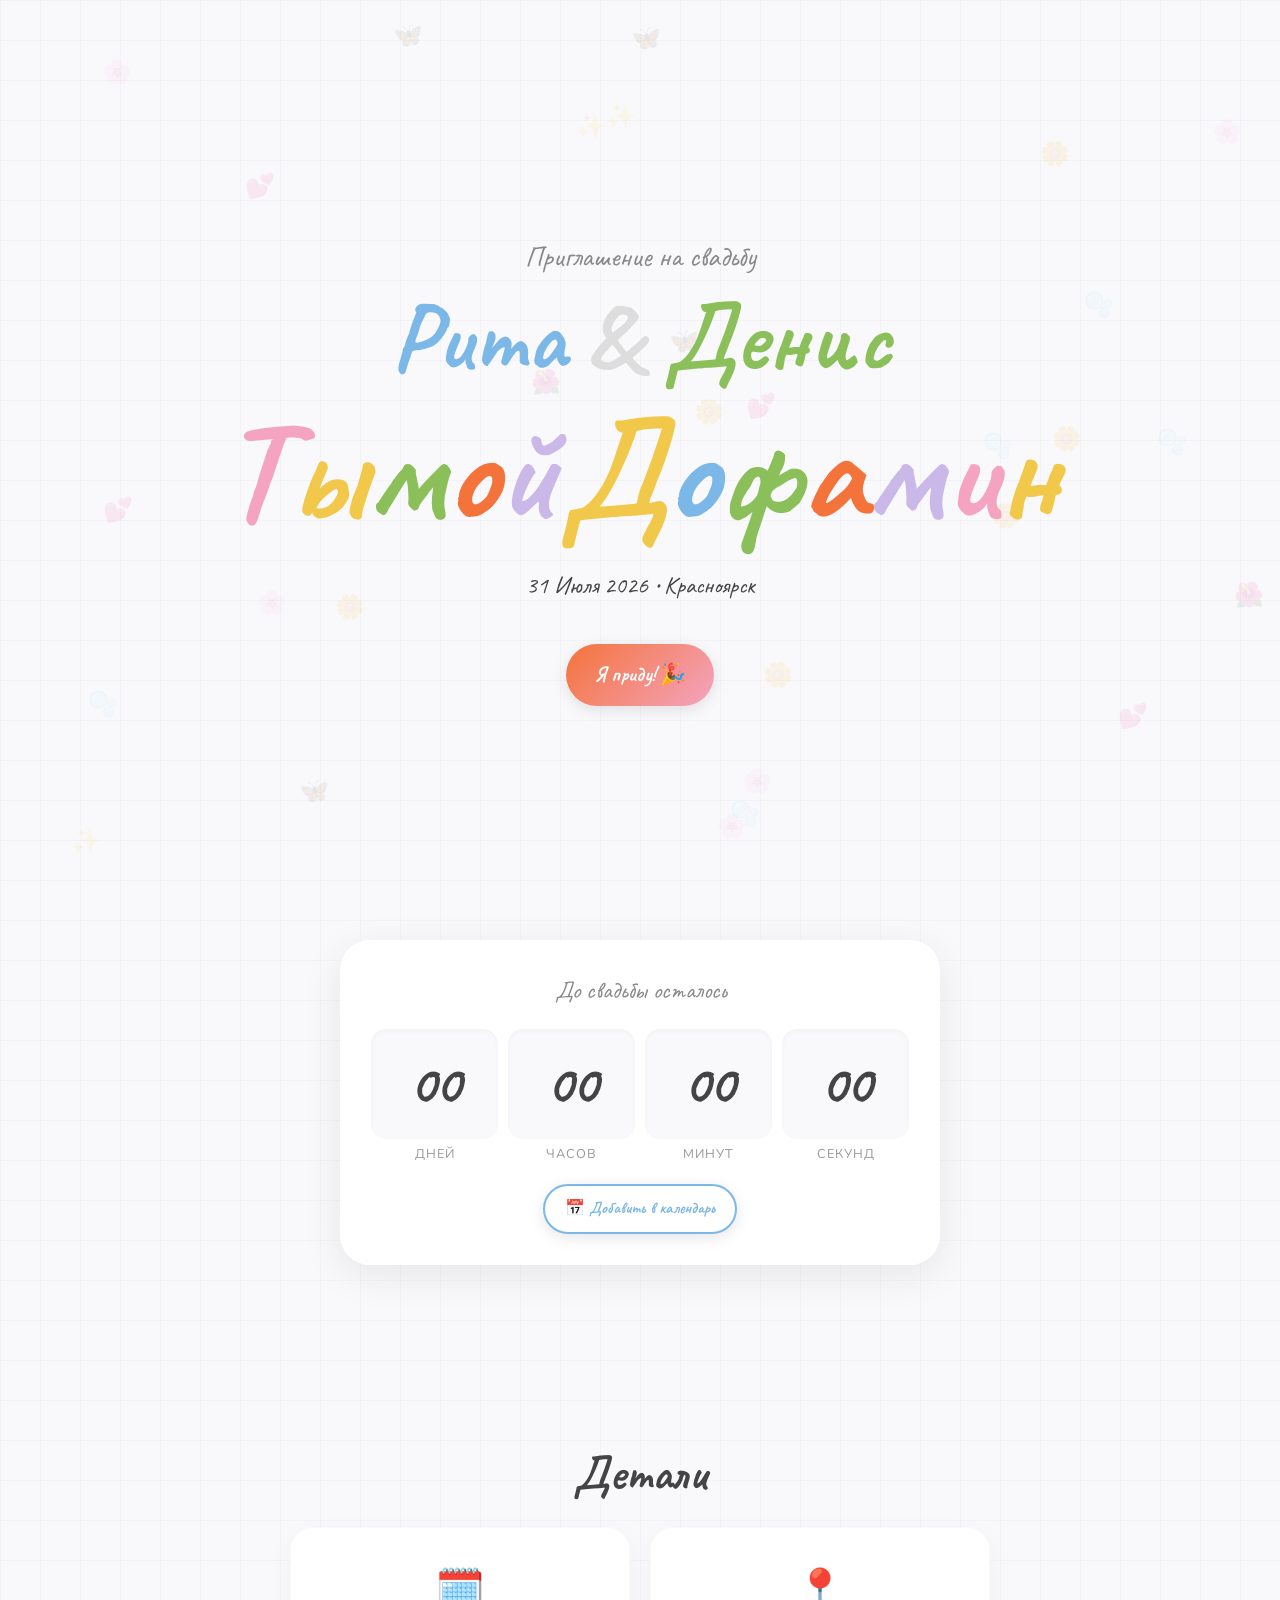
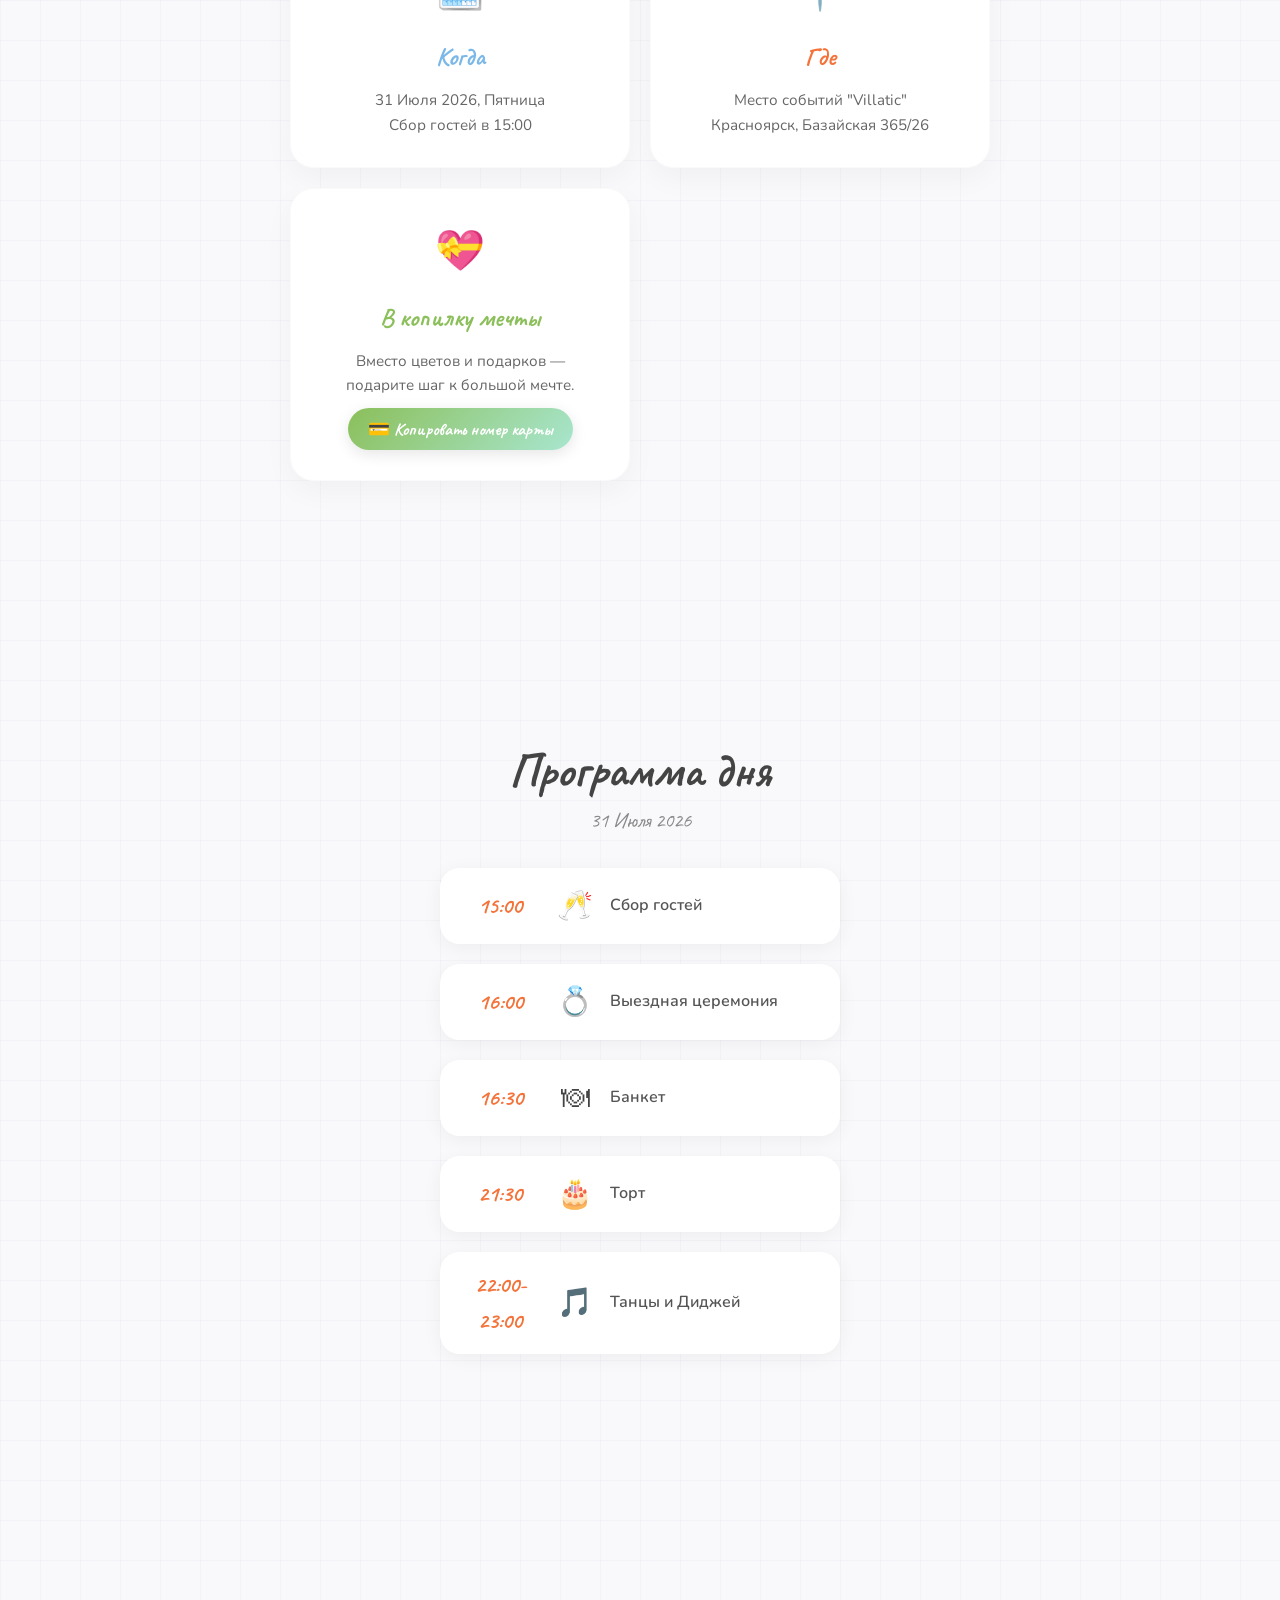
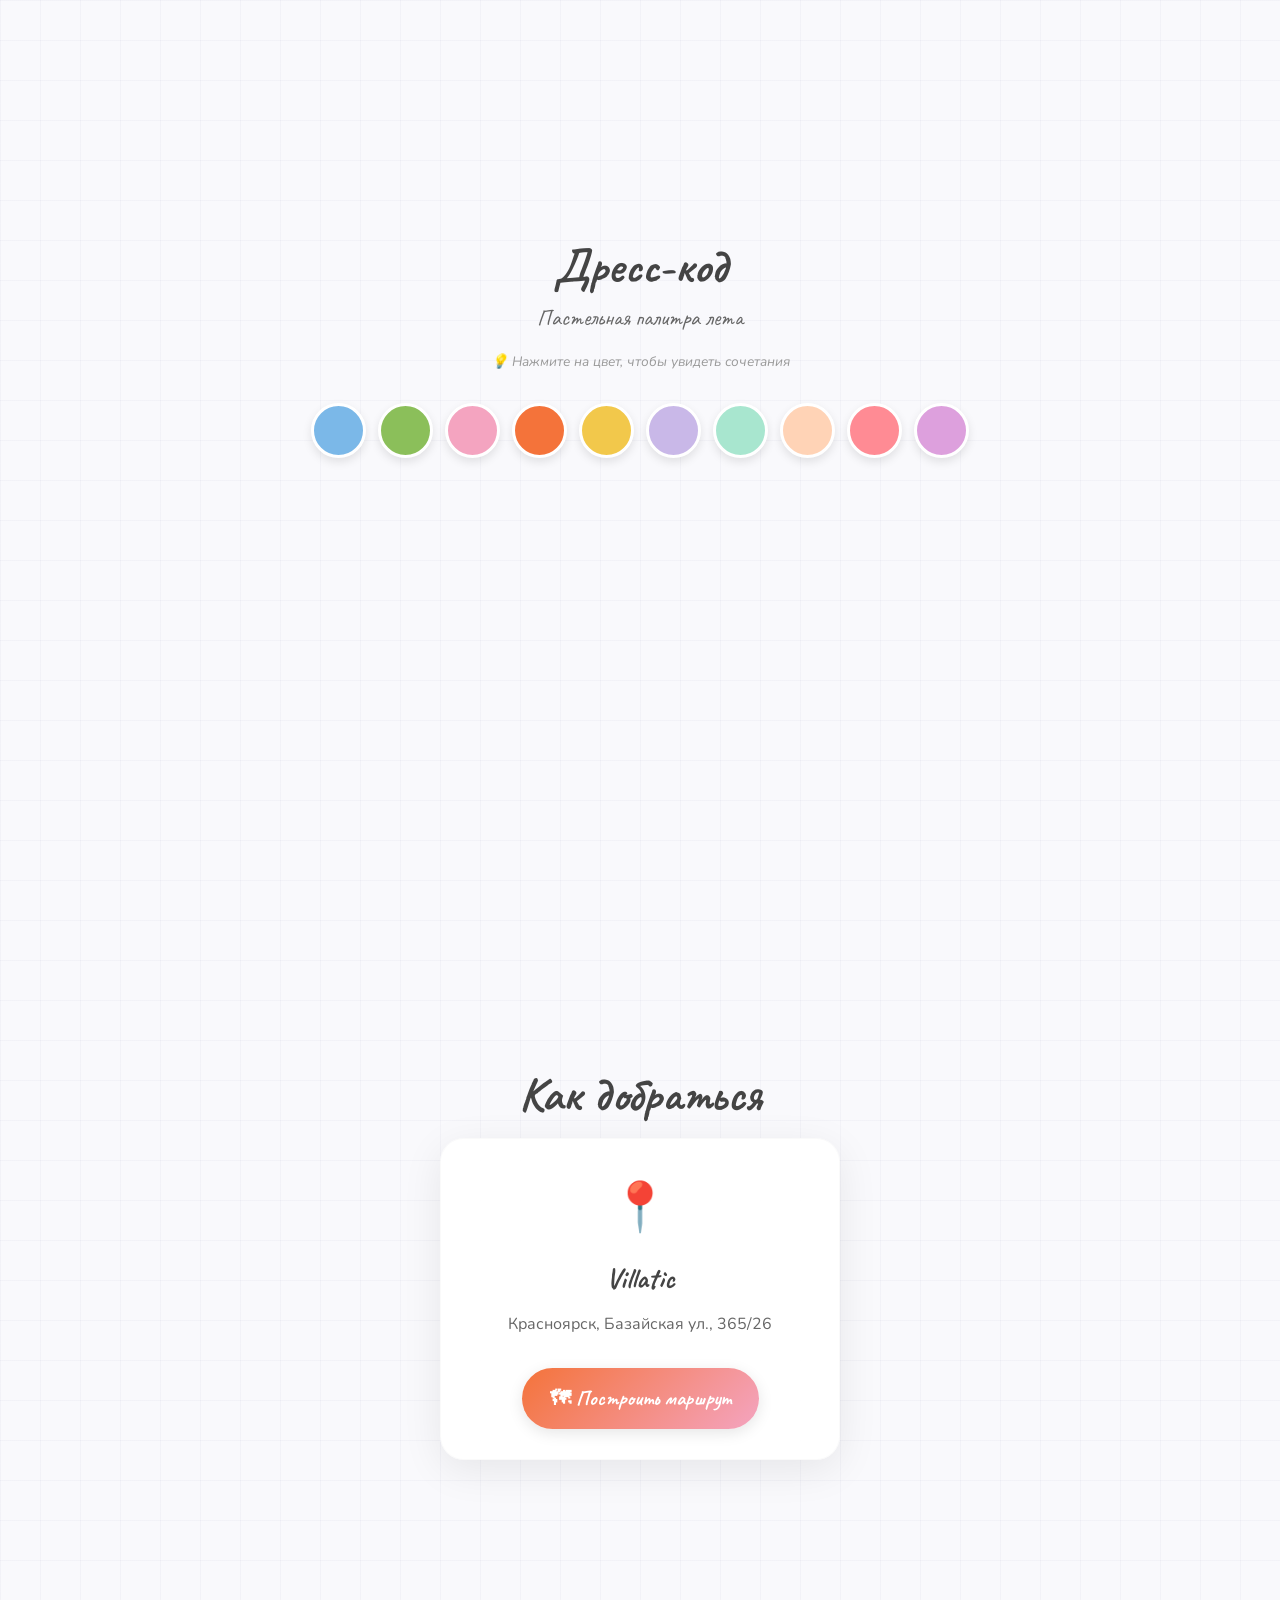
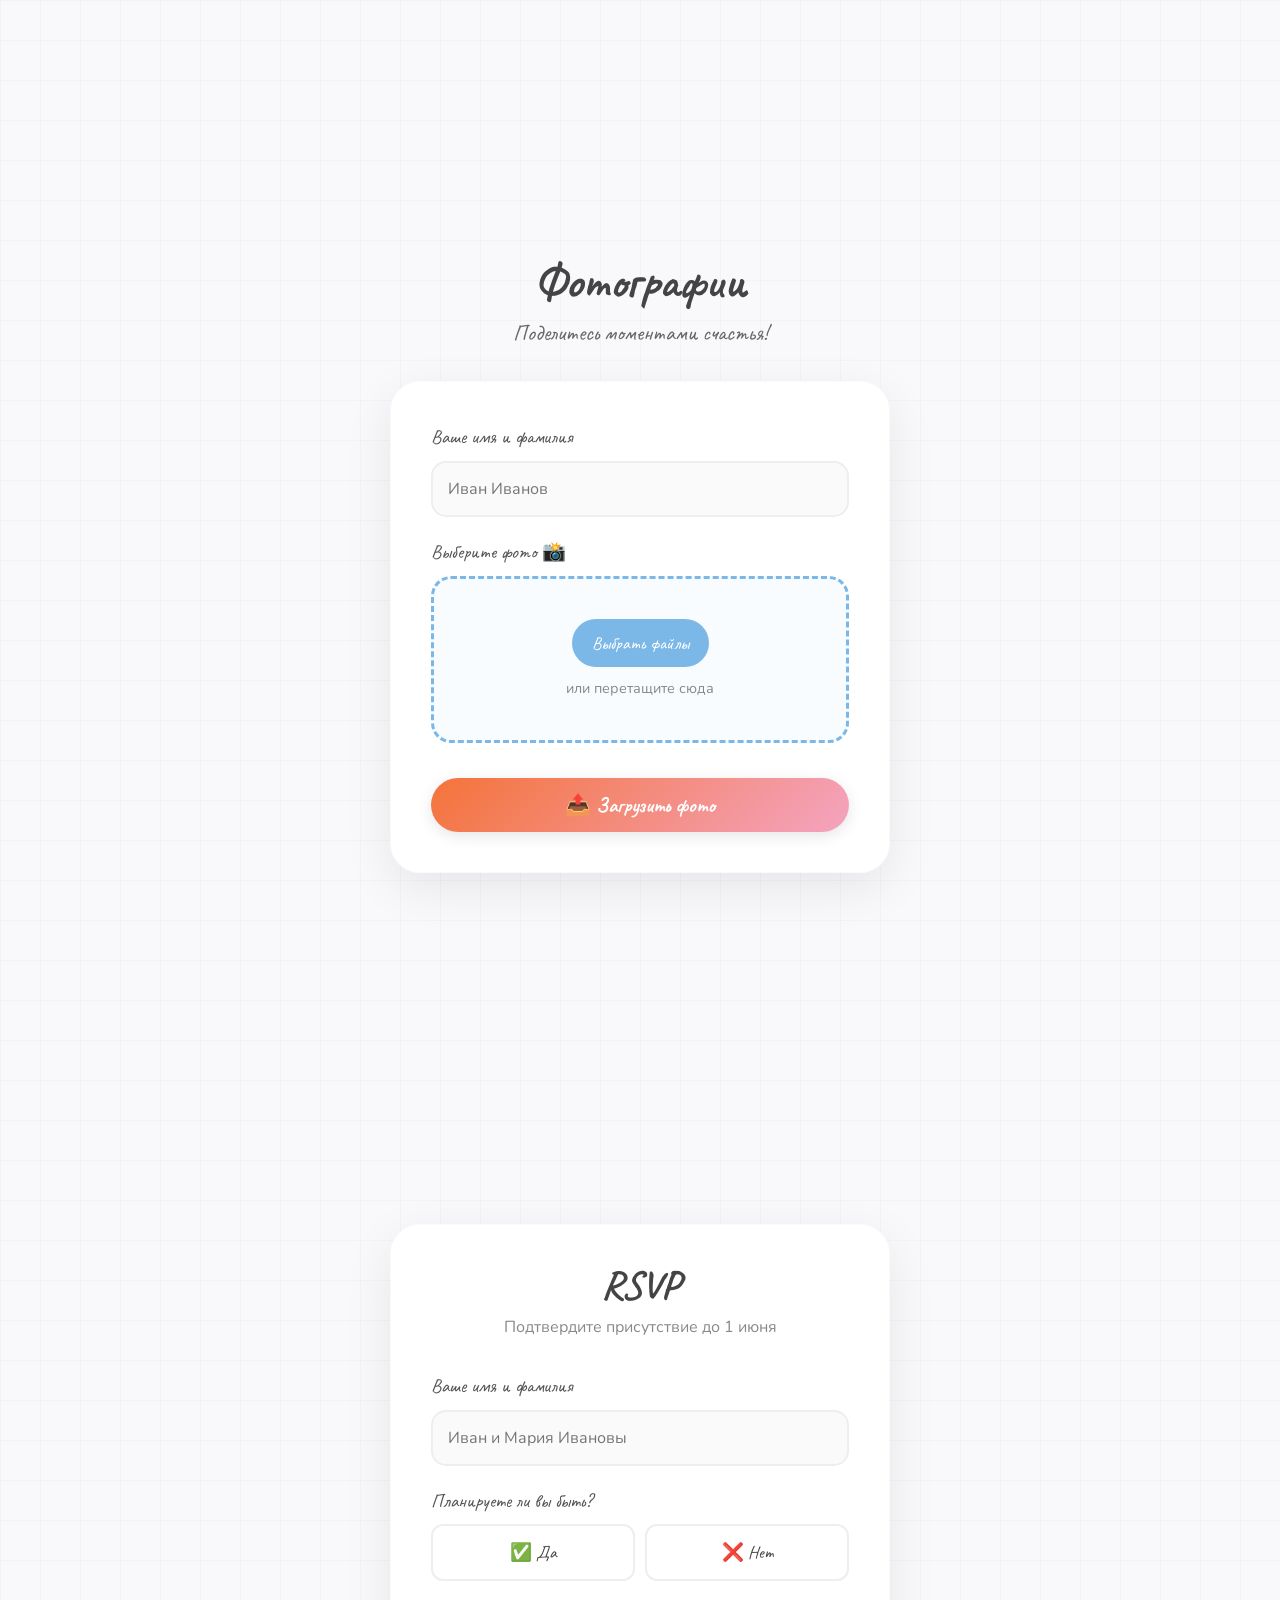
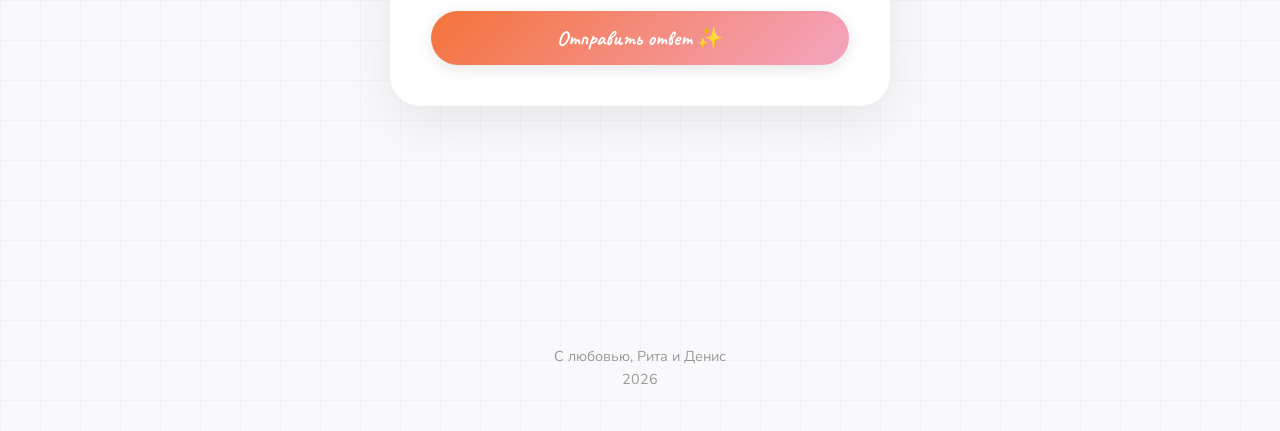
<file: index.html>
<!DOCTYPE html>
<html lang="ru">
<head>
  <meta charset="UTF-8">
  <meta name="viewport" content="width=device-width, initial-scale=1.0, maximum-scale=1.0, user-scalable=no">
  <title>Рита и Денис | 31.07.2026</title>
  <meta name="description" content="Приглашение на свадьбу Риты и Дениса">
  <link href="https://fonts.googleapis.com/css2?family=Nunito:wght@400;600;700;800&family=Caveat:wght@400;600;700&display=swap" rel="stylesheet">
  <style>
    :root {
      --blue: #7BB8E8; --green: #8BBF5A; --pink: #F4A4C0;
      --orange: #F4733A; --yellow: #F2C84B; --lavender: #C9B8E8;
      --mint: #A8E6CF; --peach: #FFD3B6; --coral: #FF8B94;
      --bg: #F9F9FC; --text: #444;
    }

    * { margin: 0; padding: 0; box-sizing: border-box; -webkit-tap-highlight-color: transparent; }
    html { scroll-behavior: smooth; }

    body {
      font-family: 'Nunito', sans-serif;
      background-color: var(--bg);
      background-image:
        linear-gradient(rgba(180,180,210,0.1) 1px, transparent 1px),
        linear-gradient(90deg, rgba(180,180,210,0.1) 1px, transparent 1px);
      background-size: 40px 40px;
      color: var(--text);
      overflow-x: hidden;
      line-height: 1.6;
      position: relative;
    }

    /* --- FLOATING BACKGROUND --- */
    .floating-bg {
      position: fixed;
      top: 0; left: 0;
      width: 100%; height: 100%;
      pointer-events: none;
      z-index: 0;
      overflow: hidden;
    }
    .floating-bg span {
      position: absolute;
      font-size: 1.5rem;
      opacity: 0.1;
      animation: floatBg 10s ease-in-out infinite;
      user-select: none;
    }
    @keyframes floatBg {
      0%, 100% { transform: translateY(0) rotate(0deg) scale(1); opacity: 0.1; }
      25% { transform: translateY(-20px) rotate(10deg) scale(1.1); opacity: 0.15; }
      50% { transform: translateY(-40px) rotate(20deg) scale(1); opacity: 0.12; }
      75% { transform: translateY(-20px) rotate(10deg) scale(0.9); opacity: 0.15; }
    }

    /* --- UI COMPONENTS --- */
    .btn {
      display: inline-block;
      padding: 14px 28px;
      border-radius: 50px;
      font-family: 'Caveat', cursive;
      font-size: 1.3rem;
      font-weight: 700;
      text-decoration: none;
      cursor: pointer;
      border: none;
      transition: all 0.3s cubic-bezier(0.175, 0.885, 0.32, 1.275);
      box-shadow: 0 4px 15px rgba(0,0,0,0.1);
    }
    .btn-primary {
      background: linear-gradient(135deg, var(--orange), var(--pink));
      color: white;
    }
    .btn-primary:hover {
      transform: translateY(-3px) scale(1.05);
      box-shadow: 0 8px 25px rgba(244, 115, 58, 0.4);
    }
    .btn-secondary {
      background: white;
      color: var(--blue);
      border: 2px solid var(--blue);
    }
    .btn-copy {
      background: linear-gradient(135deg, var(--green), var(--mint));
      color: white;
      font-size: 1.1rem;
      padding: 10px 20px;
      margin-top: 10px;
    }

    /* --- SECTIONS --- */
    section {
      padding: 80px 20px 60px;
      min-height: 100vh;
      display: flex;
      flex-direction: column;
      align-items: center;
      justify-content: center;
      position: relative;
      z-index: 1;
    }
    .container {
      width: 100%;
      max-width: 700px;
      position: relative;
      z-index: 2;
      text-align: center;
    }

    /* --- HERO --- */
    #hero { text-align: center; padding-top: 100px; }
    .hero-subtitle {
      font-family: 'Caveat', cursive;
      font-size: 1.8rem;
      color: #888;
      margin-bottom: 10px;
      opacity: 0;
      animation: fadeUp 0.8s ease forwards;
    }
    .hero-title {
      font-family: 'Caveat', cursive;
      font-size: clamp(3.5rem, 10vw, 6rem);
      line-height: 1;
      margin-bottom: 10px;
      opacity: 0;
      animation: fadeUp 0.8s ease 0.2s forwards;
    }
    .hero-title span { display: inline-block; }
    .c-blue { color: var(--blue); }
    .c-green { color: var(--green); }
    .hero-dopamine {
      font-family: 'Caveat', cursive;
      font-size: clamp(4rem, 12vw, 9rem);
      font-weight: 900;
      line-height: 0.9;
      margin: 10px 0;
      opacity: 0;
      animation: fadeUp 0.8s ease 0.4s forwards;
      cursor: default;
      user-select: none;
    }
    .hero-dopamine span {
      display: inline-block;
      transition: transform 0.2s;
    }
    .hero-dopamine span:hover {
      transform: scale(1.3) rotate(-10deg);
      color: var(--orange);
    }
    .hero-names {
      font-family: 'Caveat', cursive;
      font-size: 1.5rem;
      margin-top: 20px;
      opacity: 0;
      animation: fadeUp 0.8s ease 0.6s forwards;
    }

    /* --- COUNTDOWN --- */
    .countdown-box {
      background: rgba(255,255,255,0.9);
      backdrop-filter: blur(10px);
      padding: 30px;
      border-radius: 30px;
      box-shadow: 0 10px 40px rgba(0,0,0,0.08);
      text-align: center;
      width: 100%;
      max-width: 600px;
      margin: 0 auto;
      border: 1px solid rgba(255,255,255,0.8);
    }
    .cd-grid {
      display: grid;
      grid-template-columns: repeat(4, 1fr);
      gap: 10px;
      margin-top: 20px;
    }
    .cd-item { display: flex; flex-direction: column; align-items: center; }
    .cd-num {
      font-family: 'Caveat', cursive;
      font-size: clamp(2rem, 5vw, 3.5rem);
      font-weight: 700;
      color: var(--text);
      background: var(--bg);
      width: 100%;
      border-radius: 15px;
      padding: 10px 5px;
      margin-bottom: 5px;
      box-shadow: inset 0 2px 5px rgba(0,0,0,0.03);
    }
    .cd-label { font-size: 0.8rem; color: #999; text-transform: uppercase; letter-spacing: 1px; }

    /* --- CARDS --- */
    .grid-cards {
      display: grid;
      grid-template-columns: repeat(auto-fit, minmax(240px, 1fr));
      gap: 20px;
      width: 100%;
      margin: 0 auto;
    }
    .grid-cards .card:last-child {
      justify-self: center;
      width: 100%;
      max-width: 350px;
    }
    .card {
      background: rgba(255,255,255,0.95);
      backdrop-filter: blur(10px);
      padding: 30px;
      border-radius: 24px;
      box-shadow: 0 10px 30px rgba(0,0,0,0.04);
      transition: transform 0.3s;
      position: relative;
      overflow: hidden;
      border: 1px solid rgba(0,0,0,0.02);
      display: flex;
      flex-direction: column;
      align-items: center;
      text-align: center;
    }
    .card:hover { transform: translateY(-5px); }
    .card-icon { font-size: 2.5rem; margin-bottom: 15px; display: block; }
    .card-title { font-family: 'Caveat', cursive; font-size: 1.6rem; font-weight: 700; margin-bottom: 10px; }
    .card-text { font-size: 0.95rem; color: #666; line-height: 1.6; }

    /* --- TIMELINE --- */
    .timeline {
      position: relative;
      max-width: 400px;
      margin: 30px auto;
      padding: 0;
    }
    .tl-item {
      display: grid;
      grid-template-columns: 80px 50px 1fr;
      align-items: center;
      gap: 10px;
      margin-bottom: 20px;
      padding: 15px 20px;
      background: rgba(255,255,255,0.95);
      backdrop-filter: blur(10px);
      border-radius: 20px;
      box-shadow: 0 4px 20px rgba(0,0,0,0.05);
      transition: transform 0.3s;
    }
    .tl-item:hover { transform: scale(1.02); }
    .tl-time { 
      font-family: 'Caveat', cursive; 
      font-size: 1.4rem; 
      color: var(--orange); 
      font-weight: 700;
      text-align: center;
    }
    .tl-icon { font-size: 1.8rem; text-align: center; }
    .tl-desc { font-size: 1rem; color: #555; font-weight: 600; text-align: left; }

    /* --- DRESS CODE --- */
    .colors {
      display: flex;
      flex-wrap: wrap;
      justify-content: center;
      gap: 12px;
      margin: 30px 0;
    }
    .color-circle {
      width: 55px;
      height: 55px;
      border-radius: 50%;
      box-shadow: 0 4px 10px rgba(0,0,0,0.1);
      transition: all 0.3s;
      cursor: pointer;
      position: relative;
      border: 3px solid white;
    }
    .color-circle:hover, .color-circle.active { 
      transform: scale(1.25); 
      z-index: 10;
      box-shadow: 0 6px 20px rgba(0,0,0,0.2);
    }
    .color-circle::after {
      content: attr(data-name);
      position: absolute;
      bottom: -25px;
      left: 50%;
      transform: translateX(-50%);
      font-size: 0.75rem;
      color: #888;
      white-space: nowrap;
      opacity: 0;
      transition: opacity 0.3s;
      pointer-events: none;
    }
    .color-circle:hover::after, .color-circle.active::after { opacity: 1; }
    .color-match {
      background: rgba(255,255,255,0.95);
      backdrop-filter: blur(10px);
      padding: 25px;
      border-radius: 20px;
      margin-top: 80px;
      box-shadow: 0 8px 30px rgba(0,0,0,0.06);
      display: none;
      border: 1px solid rgba(0,0,0,0.02);
    }
    .color-match.active { display: block; animation: fadeUp 0.4s ease; }
    .match-colors {
      display: flex;
      justify-content: center;
      gap: 10px;
      margin-top: 15px;
      flex-wrap: wrap;
    }
    .match-dot {
      width: 40px;
      height: 40px;
      border-radius: 50%;
      border: 2px solid white;
      box-shadow: 0 2px 8px rgba(0,0,0,0.1);
    }
    .dresscode-hint {
      font-size: 0.85rem;
      color: #999;
      margin-top: 15px;
      font-style: italic;
    }

    /* --- FORMS --- */
    .form-box {
      background: rgba(255,255,255,0.95);
      backdrop-filter: blur(10px);
      padding: 40px;
      border-radius: 30px;
      box-shadow: 0 15px 50px rgba(0,0,0,0.08);
      width: 100%;
      max-width: 500px;
      margin: 0 auto;
      border: 1px solid rgba(0,0,0,0.02);
    }
    .form-group { margin-bottom: 20px; text-align: left; }
    label { display: block; font-family: 'Caveat', cursive; font-size: 1.2rem; margin-bottom: 8px; color: #555; }
    input, select, textarea {
      width: 100%;
      padding: 15px;
      border: 2px solid #eee;
      border-radius: 15px;
      font-family: 'Nunito', sans-serif;
      font-size: 16px;
      transition: border-color 0.3s;
      background: #FAFAFA;
      -webkit-appearance: none;
    }
    input:focus, textarea:focus, select:focus {
      outline: none;
      border-color: var(--blue);
      background: white;
    }
    .radio-group { display: flex; gap: 10px; }
    .radio-btn {
      flex: 1;
      padding: 12px;
      border: 2px solid #eee;
      border-radius: 12px;
      text-align: center;
      cursor: pointer;
      font-family: 'Caveat', cursive;
      font-size: 1.1rem;
      transition: all 0.3s;
      user-select: none;
    }
    .radio-btn.active {
      border-color: var(--green);
      background: rgba(139, 191, 90, 0.1);
      color: var(--green);
      font-weight: 700;
    }
    .drink-option {
      display: flex;
      align-items: center;
      gap: 8px;
    }
    .drink-dot {
      width: 12px;
      height: 12px;
      border-radius: 50%;
      display: inline-block;
    }
    .drink-dot.wine { background: #8B0000; }
    .drink-dot.sparkling { background: #F2C84B; }
    .drink-color-dots {
      display: flex;
      gap: 8px;
      margin-top: 8px;
    }
    .drink-color-dot {
      width: 16px;
      height: 16px;
      border-radius: 50%;
      border: 2px solid white;
      box-shadow: 0 1px 3px rgba(0,0,0,0.2);
    }
    .drink-color-dot.red { background: #8B0000; }
    .drink-color-dot.white { background: #F5E6A3; }
    .drink-color-dot.rose { background: #FFB6C1; }

    /* --- MAP --- */
    .map-box {
      background: rgba(255,255,255,0.95);
      backdrop-filter: blur(10px);
      padding: 30px;
      border-radius: 24px;
      box-shadow: 0 10px 40px rgba(0,0,0,0.08);
      max-width: 400px;
      width: 100%;
      margin: 0 auto;
      border: 1px solid rgba(0,0,0,0.02);
    }
    .map-link {
      display: inline-flex;
      align-items: center;
      gap: 8px;
      margin-top: 15px;
    }

    /* --- PHOTO UPLOAD --- */
    .upload-box {
      background: rgba(255,255,255,0.95);
      backdrop-filter: blur(10px);
      padding: 40px;
      border-radius: 30px;
      box-shadow: 0 15px 50px rgba(0,0,0,0.08);
      width: 100%;
      max-width: 500px;
      margin: 0 auto;
      border: 1px solid rgba(0,0,0,0.02);
    }
    .file-drop-area {
      position: relative;
      display: flex;
      align-items: center;
      justify-content: center;
      flex-direction: column;
      width: 100%;
      padding: 40px 20px;
      border: 3px dashed var(--blue);
      border-radius: 20px;
      transition: all 0.3s;
      background: rgba(123, 184, 232, 0.05);
      cursor: pointer;
    }
    .file-drop-area.dragover {
      background: rgba(123, 184, 232, 0.15);
      border-color: var(--pink);
    }
    .file-drop-area .fake-btn {
      background: var(--blue);
      color: white;
      padding: 10px 20px;
      border-radius: 25px;
      font-family: 'Caveat', cursive;
      font-size: 1.1rem;
      margin-bottom: 10px;
      pointer-events: none;
    }
    .file-drop-area .file-msg {
      color: #888;
      font-size: 0.9rem;
      pointer-events: none;
    }
    .file-drop-area .file-input {
      position: absolute;
      left: 0; top: 0;
      width: 100%; height: 100%;
      opacity: 0;
      cursor: pointer;
    }
    #file-list {
      display: flex;
      flex-wrap: wrap;
      gap: 10px;
      justify-content: center;
    }
    .file-item {
      background: var(--bg);
      padding: 8px 14px;
      border-radius: 15px;
      font-size: 0.85rem;
      color: #666;
      display: flex;
      align-items: center;
      gap: 8px;
    }
    .file-item .remove {
      cursor: pointer;
      color: var(--orange);
      font-weight: 700;
    }

    /* --- ANIMATIONS --- */
    @keyframes fadeUp {
      from { opacity: 0; transform: translateY(30px); }
      to { opacity: 1; transform: translateY(0); }
    }
    .fade-in-section {
      opacity: 0;
      transform: translateY(30px);
      transition: opacity 0.8s ease-out, transform 0.8s ease-out;
      will-change: opacity, visibility;
    }
    .fade-in-section.is-visible {
      opacity: 1;
      transform: none;
    }

    /* --- CANVAS --- */
    #confetti-canvas {
      position: fixed;
      top: 0; left: 0;
      width: 100%; height: 100%;
      pointer-events: none;
      z-index: 9999;
    }

    /* --- TOAST --- */
    .toast {
      position: fixed;
      bottom: 30px;
      left: 50%;
      transform: translateX(-50%) translateY(100px);
      background: var(--green);
      color: white;
      padding: 12px 24px;
      border-radius: 50px;
      font-family: 'Caveat', cursive;
      font-size: 1.2rem;
      box-shadow: 0 4px 20px rgba(139,191,90,0.4);
      z-index: 10000;
      opacity: 0;
      transition: all 0.4s cubic-bezier(0.175, 0.885, 0.32, 1.275);
    }
    .toast.show {
      transform: translateX(-50%) translateY(0);
      opacity: 1;
    }

    /* --- MOBILE --- */
    @media (max-width: 600px) {
      section { padding: 60px 16px 40px; }
      .form-box, .upload-box { padding: 25px; }
      .hero-dopamine { font-size: 18vw; }
      .tl-item { grid-template-columns: 1fr; gap: 8px; padding: 12px 15px; text-align: center; }
      .tl-desc { text-align: center; }
      .grid-cards { grid-template-columns: 1fr; }
      .grid-cards .card:last-child { max-width: 100%; }
      .map-box { padding: 20px; }
      .color-circle { width: 45px; height: 45px; }
      .cd-grid { grid-template-columns: repeat(2, 1fr); }
      .color-match { margin-top: 60px; }
      .file-drop-area { padding: 30px 15px; }
    }
  </style>
</head>
<body>

<canvas id="confetti-canvas"></canvas>
<div class="floating-bg" id="floatingBg"></div>

<!-- HERO -->
<section id="hero">
  <p class="hero-subtitle">Приглашение на свадьбу</p>
  <h1 class="hero-title">
    <span class="c-blue">Рита</span> <span style="color:#ddd">&</span> <span class="c-green">Денис</span>
  </h1>
  <div class="hero-dopamine">
    <span style="color:var(--pink)">Т</span><span style="color:var(--yellow)">ы</span><span style="color:var(--blue)"> </span><span style="color:var(--green)">м</span><span style="color:var(--orange)">о</span><span style="color:var(--lavender)">й</span><span style="color:var(--pink)"> </span><span style="color:var(--yellow)">Д</span><span style="color:var(--blue)">о</span><span style="color:var(--green)">ф</span><span style="color:var(--orange)">а</span><span style="color:var(--lavender)">м</span><span style="color:var(--pink)">и</span><span style="color:var(--yellow)">н</span>
  </div>
  <p class="hero-names">31 Июля 2026 • Красноярск</p>
  <div style="margin-top: 40px;">
    <a href="#rsvp" class="btn btn-primary">Я приду! 🎉</a>
  </div>
</section>

<!-- COUNTDOWN -->
<section id="countdown-section" style="min-height: auto; padding: 40px 20px;">
  <div class="countdown-box fade-in-section">
    <p style="font-family:'Caveat'; font-size:1.5rem; color:#888;">До свадьбы осталось</p>
    <div class="cd-grid">
      <div class="cd-item"><div class="cd-num" id="cd-days">00</div><div class="cd-label">Дней</div></div>
      <div class="cd-item"><div class="cd-num" id="cd-hours">00</div><div class="cd-label">Часов</div></div>
      <div class="cd-item"><div class="cd-num" id="cd-mins">00</div><div class="cd-label">Минут</div></div>
      <div class="cd-item"><div class="cd-num" id="cd-secs">00</div><div class="cd-label">Секунд</div></div>
    </div>
    <div style="margin-top: 20px;">
      <a href="https://calendar.google.com/calendar/render?action=TEMPLATE&text=Свадьба+Риты+и+Дениса&dates=20260731T150000/20260731T230000&details=Ждем+вас+на+нашей+свадьбе!+Villatic,+Красноярск.&location=Красноярск,+Базайская+365/26" target="_blank" class="btn btn-secondary" style="font-size: 1rem; padding: 10px 20px;">📅 Добавить в календарь</a>
    </div>
  </div>
</section>

<!-- DETAILS -->
<section id="details">
  <div class="container fade-in-section">
    <h2 class="hero-title" style="font-size: 3rem; margin-bottom: 30px;">Детали</h2>
    <div class="grid-cards">
      <div class="card">
        <span class="card-icon">🗓️</span>
        <div class="card-title" style="color:var(--blue)">Когда</div>
        <p class="card-text">31 Июля 2026, Пятница<br>Сбор гостей в 15:00</p>
      </div>
      <div class="card">
        <span class="card-icon">📍</span>
        <div class="card-title" style="color:var(--orange)">Где</div>
        <p class="card-text">Место событий "Villatic"<br>Красноярск, Базайская 365/26</p>
      </div>
      <div class="card">
        <span class="card-icon">💝</span>
        <div class="card-title" style="color:var(--green)">В копилку мечты</div>
        <p class="card-text">Вместо цветов и подарков — подарите шаг к большой мечте.</p>
        <button class="btn btn-copy" onclick="copyCardNumber()">💳 Копировать номер карты</button>
      </div>
    </div>
  </div>
</section>

<!-- PROGRAM -->
<section id="program">
  <div class="container fade-in-section">
    <h2 class="hero-title" style="font-size: 3rem; margin-bottom: 10px;">Программа дня</h2>
    <p style="font-family:'Caveat'; font-size:1.3rem; color:#888;">31 Июля 2026</p>
    <div class="timeline">
      <div class="tl-item"><div class="tl-time">15:00</div><div class="tl-icon">🥂</div><div class="tl-desc">Сбор гостей</div></div>
      <div class="tl-item"><div class="tl-time">16:00</div><div class="tl-icon">💍</div><div class="tl-desc">Выездная церемония</div></div>
      <div class="tl-item"><div class="tl-time">16:30</div><div class="tl-icon">🍽</div><div class="tl-desc">Банкет</div></div>
      <div class="tl-item"><div class="tl-time">21:30</div><div class="tl-icon">🎂</div><div class="tl-desc">Торт</div></div>
      <div class="tl-item"><div class="tl-time">22:00-23:00</div><div class="tl-icon">🎵</div><div class="tl-desc">Танцы и Диджей</div></div>
    </div>
  </div>
</section>

<!-- DRESS CODE -->
<section id="dresscode">
  <div class="container fade-in-section">
    <h2 class="hero-title" style="font-size: 3rem; margin-bottom: 10px;">Дресс-код</h2>
    <p style="font-family:'Caveat'; font-size:1.4rem; color:#666;">Пастельная палитра лета</p>
    <p class="dresscode-hint">💡 Нажмите на цвет, чтобы увидеть сочетания</p>
    <div class="colors">
      <div class="color-circle" style="background:#7BB8E8" data-name="Небесный" data-matches="#C9B8E8,#A8E6CF,#F2C84B"></div>
      <div class="color-circle" style="background:#8BBF5A" data-name="Олива" data-matches="#FFD3B6,#F2C84B,#7BB8E8"></div>
      <div class="color-circle" style="background:#F4A4C0" data-name="Пион" data-matches="#C9B8E8,#F2C84B,#A8E6CF"></div>
      <div class="color-circle" style="background:#F4733A" data-name="Персик" data-matches="#8BBF5A,#F2C84B,#FFD3B6"></div>
      <div class="color-circle" style="background:#F2C84B" data-name="Солнце" data-matches="#7BB8E8,#F4A4C0,#8BBF5A"></div>
      <div class="color-circle" style="background:#C9B8E8" data-name="Лаванда" data-matches="#F4A4C0,#7BB8E8,#A8E6CF"></div>
      <div class="color-circle" style="background:#A8E6CF" data-name="Мята" data-matches="#7BB8E8,#C9B8E8,#F2C84B"></div>
      <div class="color-circle" style="background:#FFD3B6" data-name="Беж" data-matches="#8BBF5A,#F4733A,#F4A4C0"></div>
      <div class="color-circle" style="background:#FF8B94" data-name="Коралл" data-matches="#C9B8E8,#F2C84B,#FFD3B6"></div>
      <div class="color-circle" style="background:#DDA0DD" data-name="Сирень" data-matches="#7BB8E8,#F4A4C0,#A8E6CF"></div>
    </div>
    <div class="color-match" id="colorMatch">
      <p style="font-family:'Caveat'; font-size:1.3rem; color:#555;">✨ С этим цветом сочетается:</p>
      <div class="match-colors" id="matchColors"></div>
    </div>
  </div>
</section>

<!-- LOCATION -->
<section id="location">
  <div class="container fade-in-section">
    <h2 class="hero-title" style="font-size: 3rem; margin-bottom: 20px;">Как добраться</h2>
    <div class="map-box">
      <span style="font-size: 3rem;">📍</span>
      <h3 style="font-family: 'Caveat'; font-size: 1.8rem; margin: 10px 0;">Villatic</h3>
      <p style="color:#666; margin-bottom: 15px;">Красноярск, Базайская ул., 365/26</p>
      <a href="https://yandex.ru/maps/?text=Красноярск+Базайская+365/26" target="_blank" class="btn btn-primary map-link">🗺 Построить маршрут</a>
    </div>
  </div>
</section>

<!-- PHOTOS UPLOAD -->
<section id="photos">
  <div class="container fade-in-section">
    <h2 class="hero-title" style="font-size: 3rem; margin-bottom: 10px;">Фотографии</h2>
    <p style="font-family:'Caveat'; font-size:1.4rem; color:#666; margin-bottom: 30px;">Поделитесь моментами счастья!</p>
    
    <div class="upload-box">
      <div id="upload-form-container">
        <div class="form-group">
          <label>Ваше имя и фамилия</label>
          <input type="text" id="upload-name" placeholder="Иван Иванов">
        </div>
        <div class="form-group">
          <label>Выберите фото 📸</label>
          <div class="file-drop-area" id="dropArea">
            <span class="fake-btn">Выбрать файлы</span>
            <span class="file-msg">или перетащите сюда</span>
            <input class="file-input" type="file" id="upload-files" multiple accept="image/*">
          </div>
          <div id="file-list" style="margin-top: 15px;"></div>
        </div>
        <button class="btn btn-primary" onclick="uploadPhotos()" style="width: 100%;">📤 Загрузить фото</button>
      </div>
      
      <div id="upload-success" style="display:none; text-align: center; padding: 40px;">
        <div style="font-size: 4rem;">💛</div>
        <h3 style="font-family: 'Caveat'; font-size: 2rem; color: var(--green); margin: 20px 0;">Спасибо!</h3>
        <p>Ваши фото успешно загружены</p>
      </div>
      
      <div id="upload-error" style="display:none; text-align: center; padding: 20px; color: var(--orange);"></div>
    </div>
  </div>
</section>

<!-- RSVP -->
<section id="rsvp">
  <div class="container fade-in-section">
    <div class="form-box">
      <h2 class="hero-title" style="font-size: 2.5rem; margin-bottom: 10px;">RSVP</h2>
      <p style="text-align: center; color: #888; margin-bottom: 30px;">Подтвердите присутствие до 1 июня</p>
      
      <form id="rsvpForm">
        <div class="form-group">
          <label>Ваше имя и фамилия</label>
          <input type="text" id="rsvp-name" required placeholder="Иван и Мария Ивановы">
        </div>
        <div class="form-group">
          <label>Планируете ли вы быть?</label>
          <div class="radio-group">
            <div class="radio-btn" onclick="selectAtt('yes', this)">✅ Да</div>
            <div class="radio-btn" onclick="selectAtt('no', this)">❌ Нет</div>
          </div>
          <input type="hidden" id="rsvp-att" value="">
        </div>
        <div class="form-group" id="guests-block" style="display:none;">
          <label>Сколько вас будет?</label>
          <select id="rsvp-guests">
            <option value="1">1 персона</option>
            <option value="2">2 персоны</option>
            <option value="3">3 персоны</option>
          </select>
        </div>
        <div class="form-group" id="drinks-block" style="display:none;">
          <label>Предпочтения по напиткам 🍷</label>
          <select id="rsvp-drinks" onchange="toggleDrinkOptions()">
            <option value="">-- Выберите --</option>
            <option value="wine"><span class="drink-option"><span class="drink-dot wine"></span> Вино</span></option>
            <option value="sparkling"><span class="drink-option"><span class="drink-dot sparkling"></span> Игристое</span></option>
            <option value="both"><span class="drink-option"><span class="drink-dot wine"></span><span class="drink-dot sparkling"></span> И то, и другое</span></option>
            <option value="other">Другое</option>
          </select>
        </div>
        <div class="form-group" id="drink-color-block" style="display:none;">
          <label>Цвет напитка 🎨</label>
          <select id="rsvp-drink-color">
            <option value="">-- Выберите цвет --</option>
            <option value="red"><span class="drink-option"><span class="drink-color-dot red"></span> Красное</span></option>
            <option value="white"><span class="drink-option"><span class="drink-color-dot white"></span> Белое</span></option>
            <option value="rose"><span class="drink-option"><span class="drink-color-dot rose"></span> Розовое</span></option>
          </select>
        </div>
        <div class="form-group" id="sweetness-block" style="display:none;">
          <label>Сладость напитка 🍇</label>
          <select id="rsvp-sweetness">
            <option value="dry">Сухое</option>
            <option value="semi-dry">Полусухое</option>
            <option value="semi-sweet">Полусладкое</option>
            <option value="sweet">Сладкое</option>
          </select>
        </div>
        <button type="submit" class="btn btn-primary" style="width: 100%; margin-top: 10px;">Отправить ответ ✨</button>
      </form>
      <div id="success-msg" style="display:none; text-align: center; padding: 20px;">
        <div style="font-size: 3rem;">💌</div>
        <h3 style="font-family: 'Caveat'; color: var(--green);">Спасибо!</h3>
        <p>Ваш ответ отправлен.</p>
      </div>
    </div>
  </div>
</section>

<footer style="text-align: center; padding: 40px; color: #999; font-size: 0.9rem; position: relative; z-index: 2;">
  <p>С любовью, Рита и Денис</p>
  <p>2026</p>
</footer>

<div class="toast" id="toast">Номер скопирован! 📋</div>
<div class="toast" id="upload-toast">Фото загружаются... ⏳</div>

<script>
/* =========================================
   ⚙️ НАСТРОЙКИ
   ========================================= */
const CONFIG = {
  TG_BOT_TOKEN: '8698697175:AAH1BPfdwKIjnvopE0USkF2sr0nMvozDTJs',
  TG_CHAT_ID: '26425660',
  CARD_NUMBER: '2202 2069 5439 4065',
  UPLOAD_URL: 'https://your-nas-ip/php/upload.php'
};

/* =========================================
   🎨 FLOATING BACKGROUND
   ========================================= */
function createFloatingBg() {
  const bg = document.getElementById('floatingBg');
  const emojis = ['🌸', '✨', '🫧', '💛', '🌼', '🌺', '💕', '🦋'];
  for (let i = 0; i < 30; i++) {
    const span = document.createElement('span');
    span.textContent = emojis[Math.floor(Math.random() * emojis.length)];
    span.style.left = Math.random() * 100 + '%';
    span.style.top = Math.random() * 100 + '%';
    span.style.animationDelay = Math.random() * 8 + 's';
    span.style.animationDuration = (Math.random() * 6 + 8) + 's';
    bg.appendChild(span);
  }
}
createFloatingBg();

/* =========================================
   ⏰ COUNTDOWN
   ========================================= */
const weddingDate = new Date('2026-07-31T15:00:00').getTime();

function updateTimer() {
  const now = new Date().getTime();
  const dist = weddingDate - now;
  if (dist < 0) {
    document.getElementById('cd-days').innerText = "00";
    return;
  }
  const d = Math.floor(dist / (1000 * 60 * 60 * 24));
  const h = Math.floor((dist % (1000 * 60 * 60 * 24)) / (1000 * 60 * 60));
  const m = Math.floor((dist % (1000 * 60 * 60)) / (1000 * 60));
  const s = Math.floor((dist % (1000 * 60)) / 1000);
  document.getElementById('cd-days').innerText = d < 10 ? '0'+d : d;
  document.getElementById('cd-hours').innerText = h < 10 ? '0'+h : h;
  document.getElementById('cd-mins').innerText = m < 10 ? '0'+m : m;
  document.getElementById('cd-secs').innerText = s < 10 ? '0'+s : s;
}
setInterval(updateTimer, 1000);
updateTimer();

/* =========================================
   📜 SCROLL ANIMATION
   ========================================= */
const observer = new IntersectionObserver((entries) => {
  entries.forEach(entry => {
    if (entry.isIntersecting) {
      entry.target.classList.add('is-visible');
    }
  });
}, { threshold: 0.1 });
document.querySelectorAll('.fade-in-section').forEach(el => observer.observe(el));

/* =========================================
   🧭 SMOOTH SCROLL
   ========================================= */
document.querySelectorAll('a[href^="#"]').forEach(anchor => {
  anchor.addEventListener('click', function(e) {
    e.preventDefault();
    const targetId = this.getAttribute('href');
    const target = document.querySelector(targetId);
    if (target) {
      const targetPosition = target.offsetTop - 20;
      window.scrollTo({ top: targetPosition, behavior: 'smooth' });
    }
  });
});

/* =========================================
   💳 COPY CARD NUMBER
   ========================================= */
function copyCardNumber() {
  navigator.clipboard.writeText(CONFIG.CARD_NUMBER).then(() => {
    const toast = document.getElementById('toast');
    toast.classList.add('show');
    setTimeout(() => toast.classList.remove('show'), 3000);
  }).catch(err => {
    alert('Номер карты: ' + CONFIG.CARD_NUMBER);
  });
}

/* =========================================
   🎨 DRESS CODE
   ========================================= */
document.querySelectorAll('.color-circle').forEach(circle => {
  circle.addEventListener('click', function() {
    document.querySelectorAll('.color-circle').forEach(c => c.classList.remove('active'));
    this.classList.add('active');
    const matches = this.getAttribute('data-matches').split(',');
    const matchContainer = document.getElementById('matchColors');
    matchContainer.innerHTML = matches.map(color => 
      `<div class="match-dot" style="background:${color}"></div>`
    ).join('');
    document.getElementById('colorMatch').classList.add('active');
  });
});

/* =========================================
   📸 PHOTO UPLOAD
   ========================================= */
let selectedFiles = [];

const dropArea = document.getElementById('dropArea');
['dragenter', 'dragover', 'dragleave', 'drop'].forEach(eventName => {
  dropArea.addEventListener(eventName, preventDefaults, false);
});

function preventDefaults(e) {
  e.preventDefault();
  e.stopPropagation();
}

['dragenter', 'dragover'].forEach(eventName => {
  dropArea.addEventListener(eventName, () => dropArea.classList.add('dragover'), false);
});

['dragleave', 'drop'].forEach(eventName => {
  dropArea.addEventListener(eventName, () => dropArea.classList.remove('dragover'), false);
});

dropArea.addEventListener('drop', handleDrop, false);

function handleDrop(e) {
  const dt = e.dataTransfer;
  const files = dt.files;
  handleFiles(files);
}

document.getElementById('upload-files').addEventListener('change', function() {
  handleFiles(this.files);
});

function handleFiles(files) {
  const validTypes = ['image/jpeg', 'image/png', 'image/heic', 'image/heif'];
  for (let file of files) {
    if (validTypes.includes(file.type) || file.name.match(/\.(jpg|jpeg|png|heic|heif)$/i)) {
      if (!selectedFiles.find(f => f.name === file.name)) {
        selectedFiles.push(file);
      }
    }
  }
  updateFileList();
}

function updateFileList() {
  const list = document.getElementById('file-list');
  list.innerHTML = selectedFiles.map((file, index) => `
    <div class="file-item">
      📷 ${file.name}
      <span class="remove" onclick="removeFile(${index})">×</span>
    </div>
  `).join('');
}

function removeFile(index) {
  selectedFiles.splice(index, 1);
  updateFileList();
}

async function uploadPhotos() {
  const name = document.getElementById('upload-name').value.trim();
  
  if (!name) {
    alert('Пожалуйста, введите ваше имя!');
    return;
  }
  
  if (selectedFiles.length === 0) {
    alert('Пожалуйста, выберите фото!');
    return;
  }

  const formData = new FormData();
  formData.append('guest_name', name);
  selectedFiles.forEach(file => {
    formData.append('photos[]', file);
  });

  const toast = document.getElementById('upload-toast');
  toast.classList.add('show');

  try {
    const response = await fetch(CONFIG.UPLOAD_URL, {
      method: 'POST',
      body: formData
    });

    const result = await response.json();

    if (result.success) {
      document.getElementById('upload-form-container').style.display = 'none';
      document.getElementById('upload-success').style.display = 'block';
      fireConfetti();
    } else {
      throw new Error(result.message || 'Ошибка загрузки');
    }
  } catch (error) {
    document.getElementById('upload-error').textContent = 'Ошибка: ' + error.message;
    document.getElementById('upload-error').style.display = 'block';
  } finally {
    toast.classList.remove('show');
  }
}

/* =========================================
   🍷 RSVP - DRINK OPTIONS
   ========================================= */
function toggleDrinkOptions() {
  const drinks = document.getElementById('rsvp-drinks').value;
  const colorBlock = document.getElementById('drink-color-block');
  const sweetnessBlock = document.getElementById('sweetness-block');
  
  if (drinks === 'wine' || drinks === 'sparkling' || drinks === 'both') {
    colorBlock.style.display = 'block';
    sweetnessBlock.style.display = 'block';
  } else {
    colorBlock.style.display = 'none';
    sweetnessBlock.style.display = 'none';
  }
}

/* =========================================
   ✅ RSVP - FORM
   ========================================= */
function selectAtt(val, btn) {
  document.querySelectorAll('.radio-btn').forEach(b => b.classList.remove('active'));
  btn.classList.add('active');
  document.getElementById('rsvp-att').value = val;
  document.getElementById('guests-block').style.display = val === 'yes' ? 'block' : 'none';
  document.getElementById('drinks-block').style.display = val === 'yes' ? 'block' : 'none';
  if (val === 'no') {
    document.getElementById('drink-color-block').style.display = 'none';
    document.getElementById('sweetness-block').style.display = 'none';
  }
}

document.getElementById('rsvpForm').addEventListener('submit', async function(e) {
  e.preventDefault();
  
  const name = document.getElementById('rsvp-name').value.trim();
  const att = document.getElementById('rsvp-att').value;
  const guests = document.getElementById('rsvp-guests').value;
  const drinks = document.getElementById('rsvp-drinks').value;
  const drinkColor = document.getElementById('rsvp-drink-color').value;
  const sweetness = document.getElementById('rsvp-sweetness').value;

  if (!att) { 
    alert('Выберите вариант участия!'); 
    return; 
  }

  const btn = this.querySelector('button[type="submit"]');
  const originalText = btn.innerText;
  btn.innerText = 'Отправка...';
  btn.disabled = true;

  const status = att === 'yes' ? '✅ Придет' : '❌ Не придет';
  
  let drinksText = '';
  if (drinks === 'wine') drinksText = '🍷 Вино';
  else if (drinks === 'sparkling') drinksText = '🥂 Игристое';
  else if (drinks === 'both') drinksText = '🍷🥂 И то, и другое';
  else if (drinks === 'other') drinksText = '📝 Другое';
  else drinksText = '-';

  let colorText = '';
  if (drinkColor === 'red') colorText = '🔴 Красное';
  else if (drinkColor === 'white') colorText = '⚪ Белое';
  else if (drinkColor === 'rose') colorText = '🌸 Розовое';
  else colorText = '-';

  let sweetnessText = '';
  if (sweetness === 'dry') sweetnessText = 'Сухое';
  else if (sweetness === 'semi-dry') sweetnessText = 'Полусухое';
  else if (sweetness === 'semi-sweet') sweetnessText = 'Полусладкое';
  else if (sweetness === 'sweet') sweetnessText = 'Сладкое';
  else sweetnessText = '-';

  const message = `
🎉 <b>Новый ответ RSVP!</b>
👤 <b>Гость:</b> ${name}
📝 <b>Статус:</b> ${status}
👥 <b>Гостей:</b> ${att === 'yes' ? guests : 0}
🍷 <b>Напитки:</b> ${drinksText}
🎨 <b>Цвет:</b> ${colorText}
🍇 <b>Сладость:</b> ${sweetnessText}
  `.trim();

  // Отправка в Telegram
  if (CONFIG.TG_BOT_TOKEN && CONFIG.TG_CHAT_ID) {
    try {
      const tgResponse = await fetch(`https://api.telegram.org/bot${CONFIG.TG_BOT_TOKEN}/sendMessage`, {
        method: 'POST',
        headers: {
          'Content-Type': 'application/json'
        },
        body: JSON.stringify({
          chat_id: CONFIG.TG_CHAT_ID,
          text: message,
          parse_mode: 'HTML'
        })
      });
      
      const tgResult = await tgResponse.json();
      console.log('Telegram ответ:', tgResult);
      
      if (!tgResult.ok) {
        console.error('Ошибка Telegram:', tgResult.description);
      }
    } catch (err) {
      console.error('Ошибка отправки в Telegram:', err);
    }
  }

  // Сохранение в localStorage
  const localData = JSON.parse(localStorage.getItem('rsvp') || '[]');
  localData.push({ 
    name, 
    att, 
    guests: att === 'yes' ? guests : 0, 
    drinks, 
    drinkColor, 
    sweetness, 
    date: new Date().toISOString() 
  });
  localStorage.setItem('rsvp', JSON.stringify(localData));

  // Показываем сообщение об успехе
  document.getElementById('rsvpForm').style.display = 'none';
  document.getElementById('success-msg').style.display = 'block';
  fireConfetti();
});

/* =========================================
   🎊 CONFETTI
   ========================================= */
function fireConfetti() {
  const canvas = document.getElementById('confetti-canvas');
  const ctx = canvas.getContext('2d');
  canvas.width = window.innerWidth;
  canvas.height = window.innerHeight;
  
  const pieces = [];
  const colors = ['#F4A4C0', '#7BB8E8', '#F2C84B', '#8BBF5A', '#F4733A'];
  
  for(let i=0; i<100; i++) {
    pieces.push({
      x: Math.random() * canvas.width,
      y: Math.random() * canvas.height - canvas.height,
      color: colors[Math.floor(Math.random() * colors.length)],
      size: Math.random() * 10 + 5,
      speed: Math.random() * 5 + 2
    });
  }
  
  function draw() {
    ctx.clearRect(0,0,canvas.width, canvas.height);
    pieces.forEach((p, index) => {
      p.y += p.speed;
      ctx.fillStyle = p.color;
      ctx.fillRect(p.x, p.y, p.size, p.size);
      if(p.y > canvas.height) pieces.splice(index, 1);
    });
    if(pieces.length > 0) requestAnimationFrame(draw);
  }
  draw();
}

document.querySelectorAll('.hero-dopamine span').forEach(span => {
  span.addEventListener('click', fireConfetti);
});

window.addEventListener('resize', () => {
  const canvas = document.getElementById('confetti-canvas');
  canvas.width = window.innerWidth;
  canvas.height = window.innerHeight;
});

/* =========================================
   📱 MOBILE SCROLL FIX
   ========================================= */
let scrollLocked = false;
let scrollPosition = 0;
const isIOS = /iPad|iPhone|iPod/.test(navigator.userAgent) && !window.MSStream;

if (isIOS) {
  const textInputs = document.querySelectorAll('input[type="text"], input[type="email"], input[type="tel"], textarea');
  
  textInputs.forEach(el => {
    el.addEventListener('focus', function() {
      scrollLocked = true;
      scrollPosition = window.scrollY;
      document.body.style.position = 'fixed';
      document.body.style.top = -scrollPosition + 'px';
      document.body.style.width = '100%';
      document.body.style.overflow = 'hidden';
    }, { passive: true });
    
    el.addEventListener('blur', function() {
      if (scrollLocked) {
        scrollLocked = false;
        document.body.style.position = '';
        document.body.style.top = '';
        document.body.style.width = '';
        document.body.style.overflow = '';
        window.scrollTo(0, scrollPosition);
      }
    }, { passive: true });
  });
}
</script>
</body>
</html>
</file>
